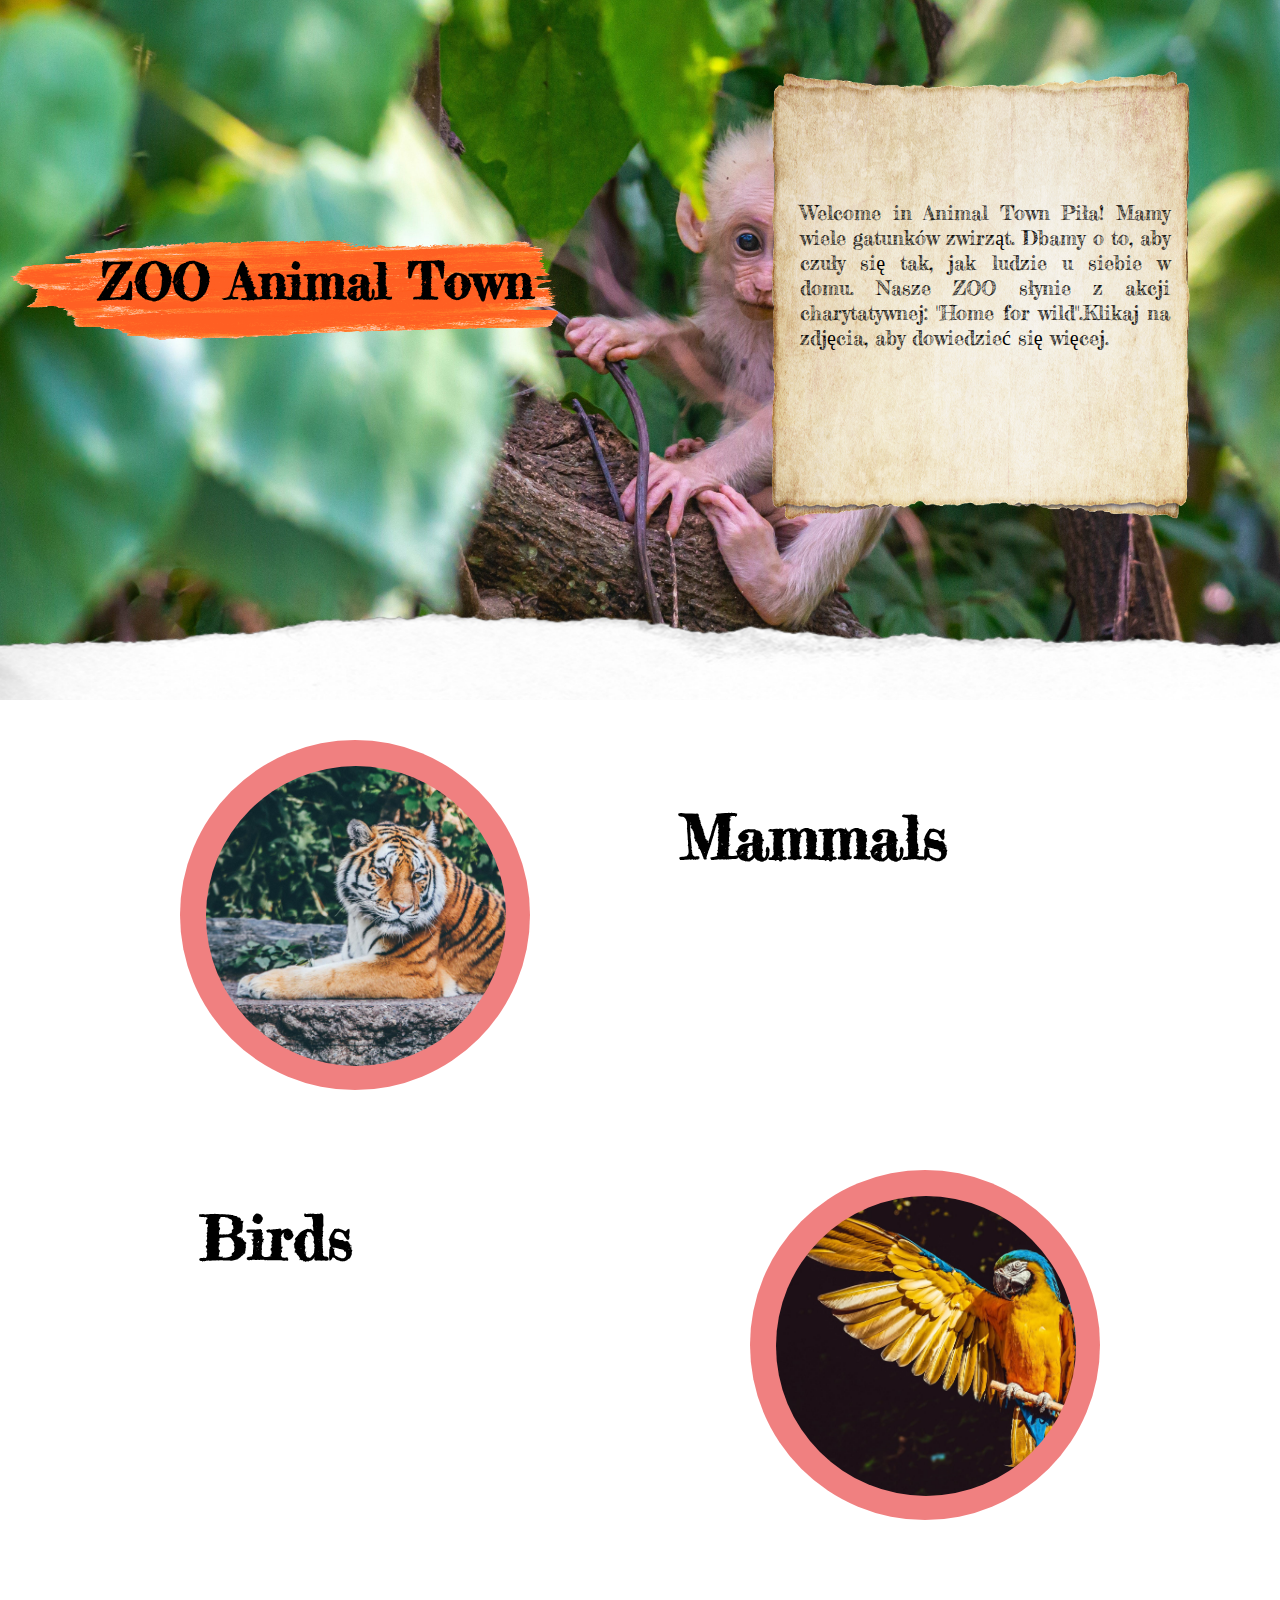
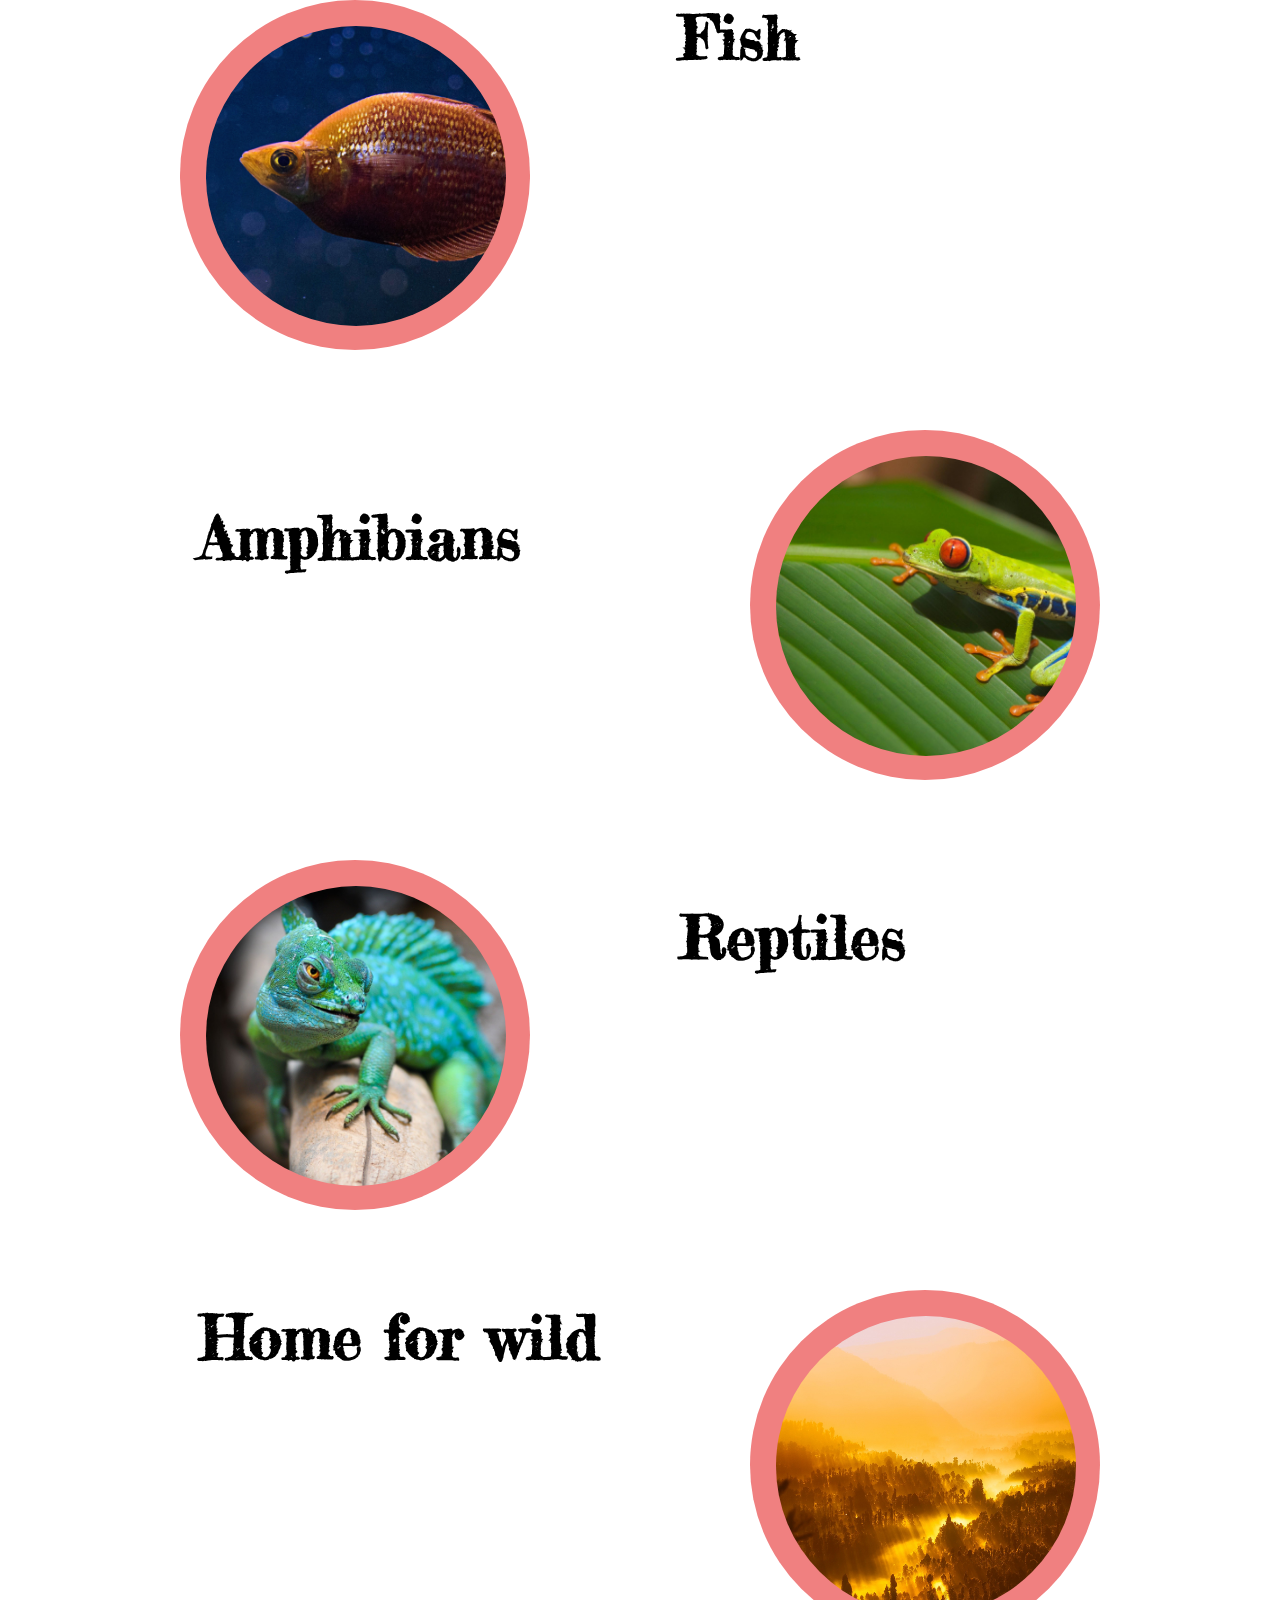
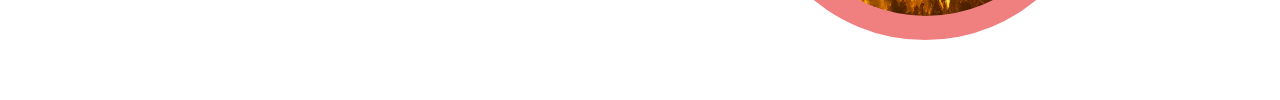
<file: AnimalTown/index.html>
<!DOCTYPE html>
<html lang="en">
<head>
    <meta charset="UTF-8">
    <meta http-equiv="X-UA-Compatible" content="IE=edge">
    <meta name="viewport" content="width=device-width, initial-scale=1.0">
    <link href="https://fonts.googleapis.com/css2?family=Fredericka+the+Great&family=Macondo&family=Marck+Script&family=Pacifico&family=Reenie+Beanie&display=swap" rel="stylesheet">
    <link rel="stylesheet" href=" style.css">
    <title>Animal Town</title>
</head>
<body>

    <header id="header">
        <img id="orange_paint" src="Grafika/orange_paint.png" alt="">
        <h1 id="h1">ZOO Animal Town</h1>
        <img id="opis" src="Grafika/opis.png" alt="">
        <p id="p">
           Welcome in Animal Town Piła! 
           Mamy wiele gatunków zwirząt. Dbamy o to, aby czuły się tak, jak ludzie u siebie w domu.
           Nasze ZOO słynie z akcji charytatywnej: "Home for wild".Klikaj na zdjęcia, aby dowiedzieć się więcej.
        </p>
    </header>
    
    <section id="section_mammals"><div id="mammals_animation"><a href="mammals.html"><section id="mammals"></section></a></div>
        <div id="opis_mammals"><h1>Mammals</h1></div>
    </section>

    <section id="section_birds"><div id="birds_animation"><a href="birds.html"><section id="birds"></section></a></div>
        <div id="opis_birds"><h1>Birds</h1></div>
    </section>

    <section id="section_fish"><div id="fish_animation"><a href="fish.html"><section id="fish"></section></a></div>
        <div id="opis_fish"><h1>Fish</h1></div>
    </section>

    <section id="section_amphibians"><div id="amphibians_animation"><a href="amphibians.html"><section id="amphibians"></section></a></div>
        <div id="opis_amphibians"><h1>Amphibians</h1></div>
    </section>

    <section id="section_reptiles"><div id="reptiles_animation"><a href="reptiles.html"><section id="reptiles"></section></a></div>
        <div id="opis_reptiles"><h1>Reptiles</h1></div>
    </section>

    <section id="section_charity"><div id="charity_animation"><a href="charity.html"><section id="charity"></section></a></div>
        <div id="opis_charity"><h1>Home for wild</h1></div>
    </section>
</body>
</html>
</file>
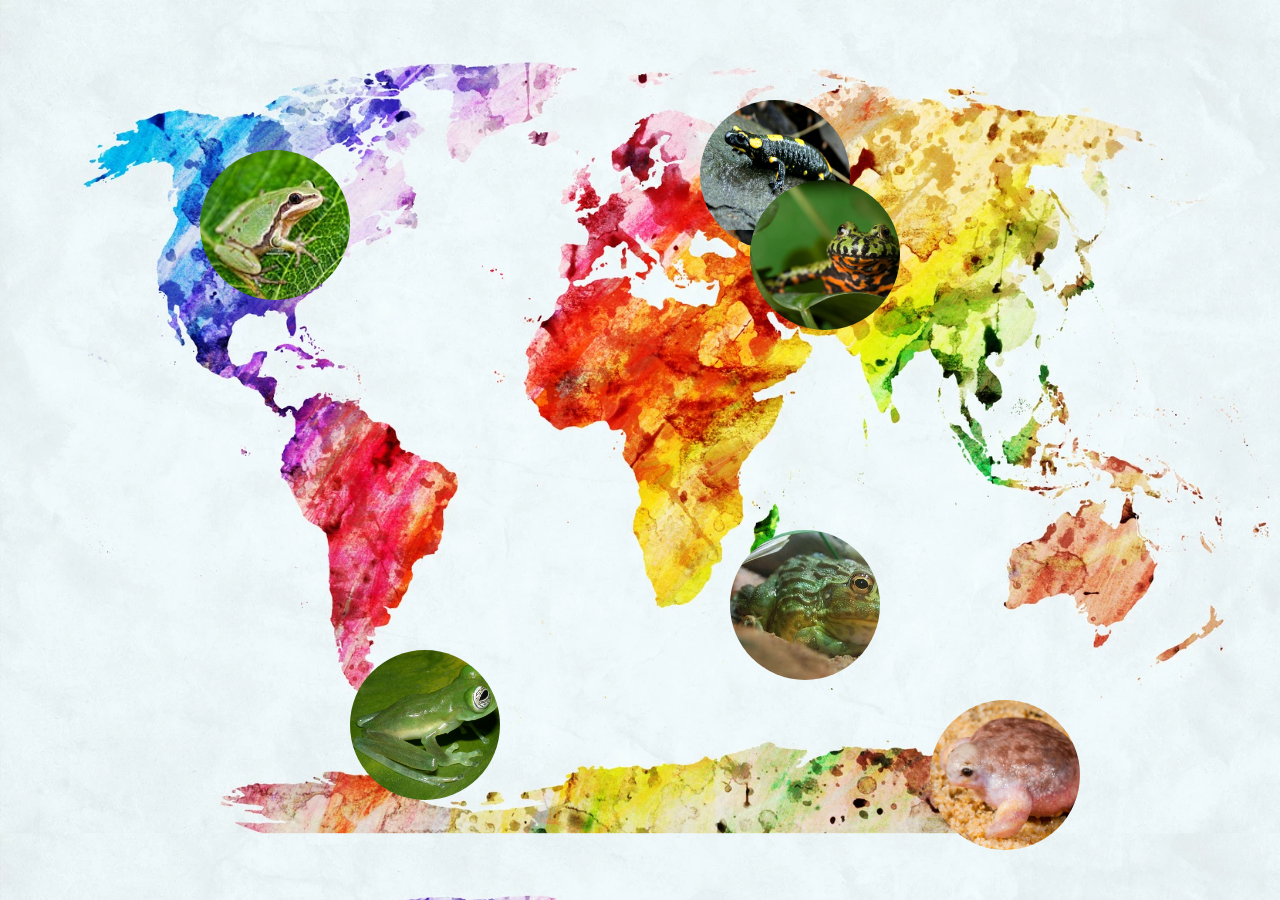
<file: AnimalTown/amphibians.html>
<!DOCTYPE html>
<html lang="en">
<head>
    <meta charset="UTF-8">
    <meta http-equiv="X-UA-Compatible" content="IE=edge">
    <meta name="viewport" content="width=device-width, initial-scale=1.0">
    <script src="https://ajax.googleapis.com/ajax/libs/jquery/3.6.0/jquery.min.js"></script>
    <link rel="stylesheet" href="style_amphibians.css">
    <title>Amphibians</title>
    <script>
        $(document).ready(function(){
            $("#salamandra").click(function(){
                $("#panel_salamandra").slideToggle("slow");
            });
        });

        $(document).ready(function(){
            $("#kumak").click(function(){
                $("#panel_kumak").slideToggle("slow");
            });
        });

        $(document).ready(function(){
            $("#buczek").click(function(){
                $("#panel_buczek").slideToggle("slow");
            });
        });

        $(document).ready(function(){
            $("#zabka").click(function(){
                $("#panel_zabka").slideToggle("slow");
            });
        });

        $(document).ready(function(){
            $("#zolwinka").click(function(){
                $("#panel_zolwinka").slideToggle("slow");
            });
        });

        $(document).ready(function(){
            $("#chorzystka").click(function(){
                $("#panel_chorzystka").slideToggle("slow");
            });
        });
    </script>
</head>
<body>
    <section id="salamandra"></section>
    <section id="panel_salamandra">
        Salamandra plamista to największy europejski przedstawiciel płazów ogoniastych.
        Pomiędzy bruzdami, na środku grzbietu ma dwa rzędy ujść gruczołów jadowych.
        Wilgotna i błyszcząca skóra salamandry plamistej ubarwiona jest jaskrawo.
    </section>

    <section id="kumak"></section>
    <section id="panel_kumak">
        Skóra kumaka dalekowschodniego jest guzkowata, zwłaszcza na grzbietowej stronie ciała.
        Drugą ich cechą charakterystyczną jest to, że są dość ostre, w dotyku porównywalne do igieł.
        Płaz ten prowadzi wodny tryb życia.
    </section>

    <section id="buczek"></section>
    <section id="panel_buczek">
        Buczek południowoafrykański jest żarłocznym mięsożercą.
        Naturalne siedlisko tego zwierzęcia tworzą suche i wilgotne sawanny.
        To duży płaz bezogonowy.
    </section>

    <section id="zabka"></section>
    <section id="panel_zabka">
        Szklana żabka to gatunek małego płaza z rzędu płazów bezogonowych.
        Wielkość tego płaza dochodzi do 3 cm. 
        Gatunek ten charakteryzuje się rzadką cechą przezroczystości tkanki mięśniowej oraz skóry.
    </section>

    <section id="zolwinka"></section>
    <section id="panel_zolwinka">
        Żółwinka podziemna ma nietypowy wygląd – głowa jest bardzo mała, a ciało przypomina żółwia bez skorupy.
        Dorasta do 5 cm długości.
        Występuje na obszarach charakteryzujących się małym stopniem ingerencji ludzkiej.
    </section>

    <section id="chorzystka"></section>
    <section id="panel_chorzystka">
        Chórzystka trójpasiasta żywi się wszelkimi insektami.
        Charakterystyczne pasy – biały nad górną wargą i brązowy biegnący od oka do nozdrza.
        Chórzystki trójpasiaste mogą żyć do 5 lat.
    </section>
</body>
</html>
</file>
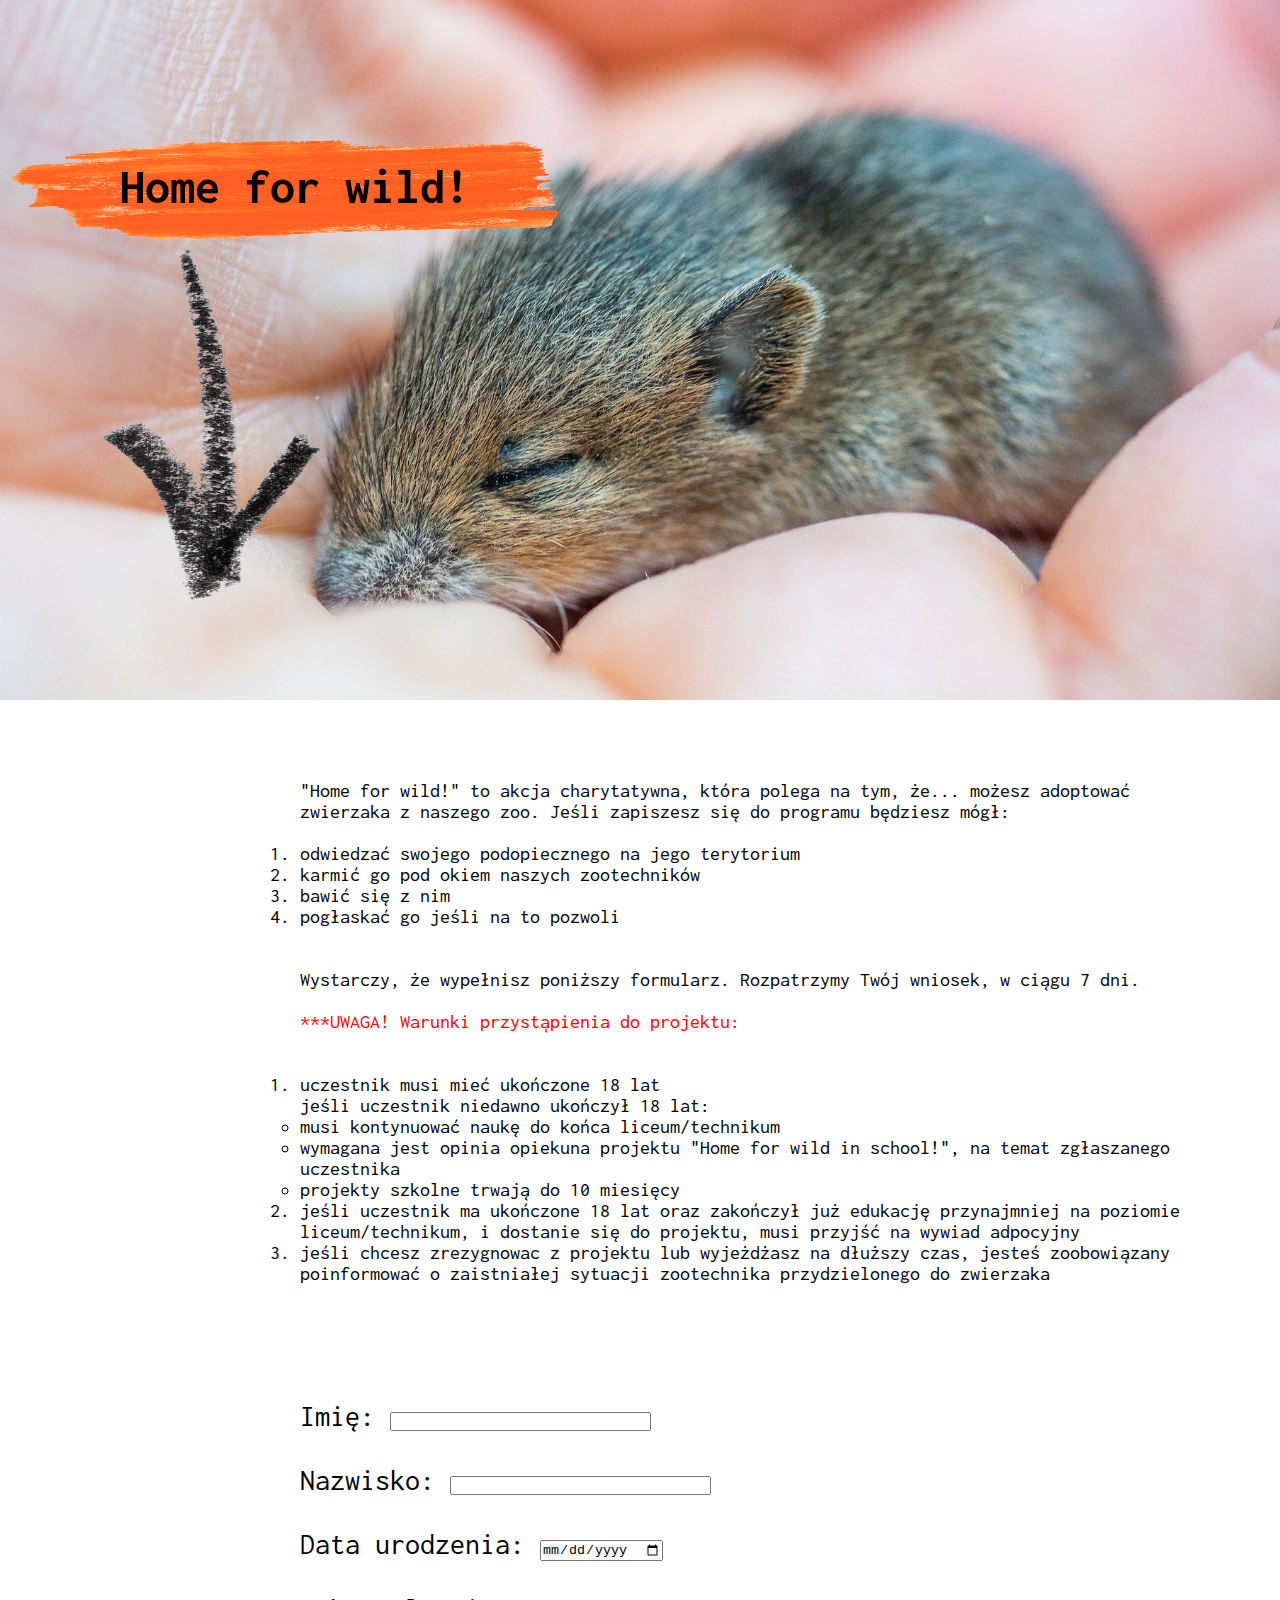
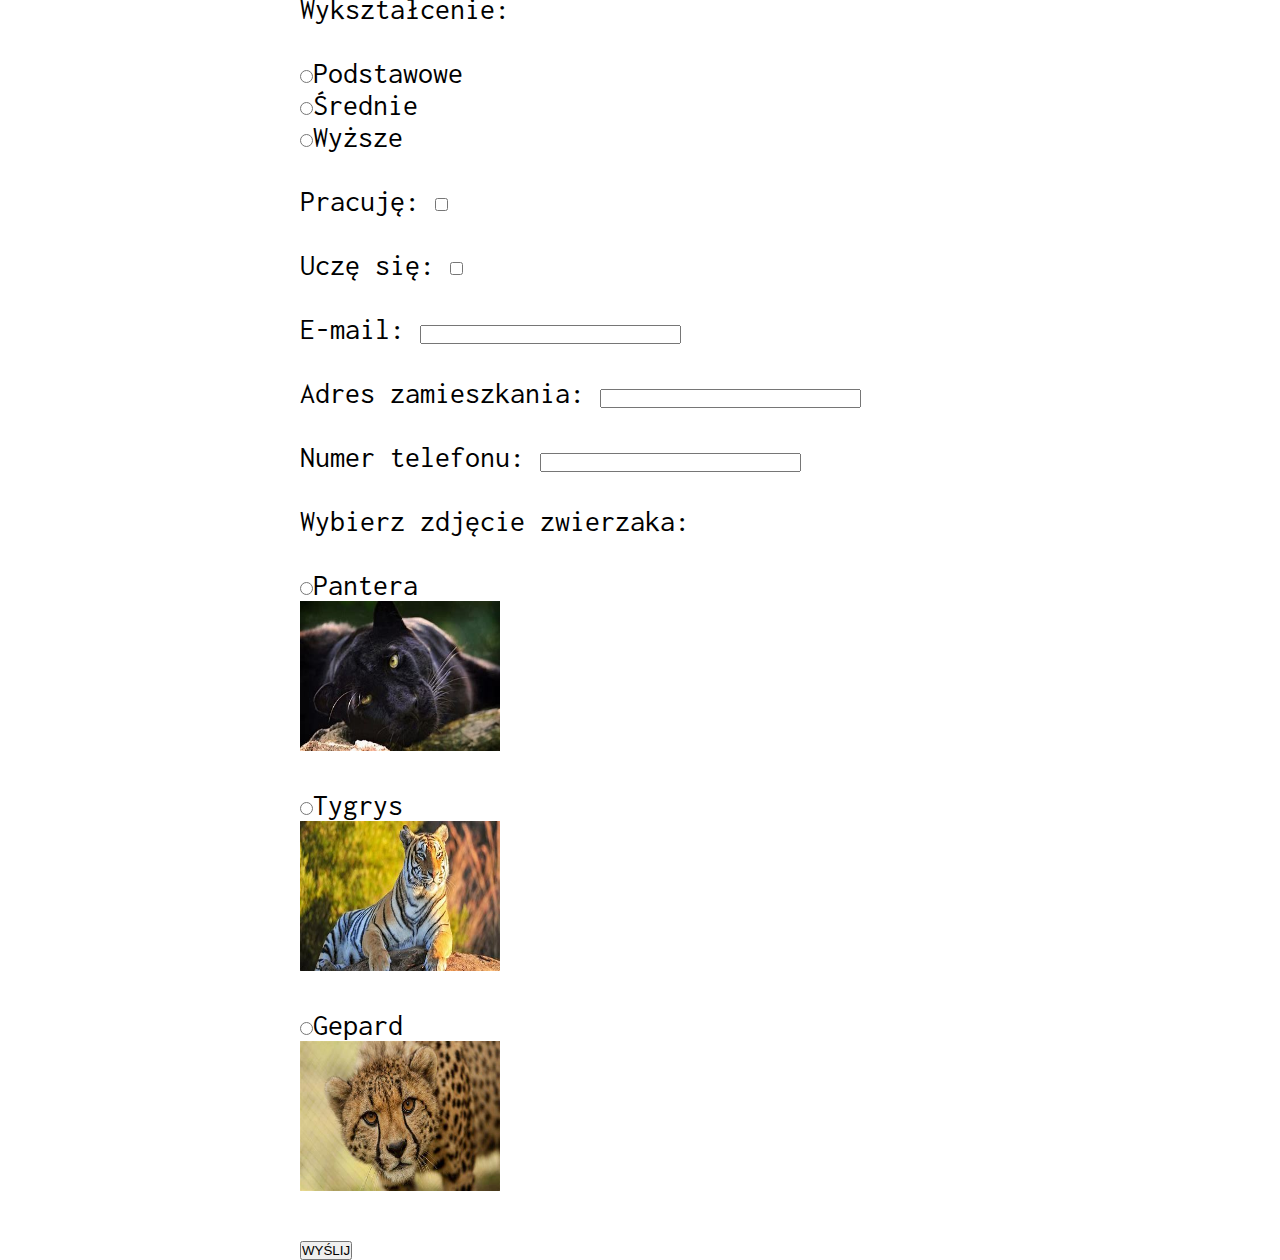
<file: AnimalTown/charity.html>
<!DOCTYPE html>
<html lang="en">
<head>
    <meta charset="UTF-8">
    <meta http-equiv="X-UA-Compatible" content="IE=edge">
    <meta name="viewport" content="width=device-width, initial-scale=1.0">
    <link href='https://fonts.googleapis.com/css?family=Inconsolata:400,700&subset=latin,latin-ext' rel='stylesheet' type='text/css'>
    <link rel="stylesheet" href="style_charity.css">
    <title>Home for wild!</title>
</head>
<body>
    <header id="header">
        <img id="orange_paint" src="Grafika/orange_paint.png" alt="">
        <h1 id="h1">Home for wild!</h1>
        <img id="arrow" src="Grafika/arrow.png" alt="arrow">
    </header>

    <section id="opis">
        <p>"Home for wild!" to akcja charytatywna, która polega
            na tym, że... możesz adoptować zwierzaka z naszego zoo.
            Jeśli zapiszesz się do programu będziesz mógł: <br><br>
            <ol>
                <li>odwiedzać swojego podopiecznego na jego terytorium</li>
                <li>karmić go pod okiem naszych zootechników</li>
                <li>bawić się z nim</li>
                <li>pogłaskać go jeśli na to pozwoli</li>
            </ol>
            <br><br>
            Wystarczy, że wypełnisz poniższy formularz.
            Rozpatrzymy Twój wniosek, w ciągu 7 dni. 
            <br><br>
            <p id="warning">***UWAGA! Warunki przystąpienia do projektu:</p>
            <br><br>
            <ol>
                <li>uczestnik musi mieć ukończone 18 lat</li>
                <ul>jeśli uczestnik niedawno ukończył 18 lat:
                    <li>musi kontynuować naukę do końca liceum/technikum</li>
                    <li>wymagana jest opinia opiekuna projektu "Home for wild in school!", na temat zgłaszanego uczestnika</li>
                    <li>projekty szkolne trwają do 10 miesięcy</li>
                </ul>
                <li>jeśli uczestnik ma ukończone 18 lat oraz zakończył już edukację przynajmniej na poziomie liceum/technikum,
                    i dostanie się do projektu, musi przyjść na wywiad adpocyjny
                </li>
                <li>jeśli chcesz zrezygnowac z projektu lub wyjeżdżasz na dłuższy czas, jesteś zoobowiązany
                    poinformować o zaistniałej sytuacji zootechnika przydzielonego do zwierzaka
                </li>
            </ol>
        </p>
    </section>

    <br><br>

    <section id="section_formularz">
        <form action="mailto: animaltownpila@gmail.com" method="post">
           Imię: <input type="text" name="imie" value="" size="30"><br><br>
           Nazwisko: <input type="text" name="imie" value="" size="30"><br><br>
           Data urodzenia: <input type="date" name="data" id=""><br><br>
           Wykształcenie: <br><br><label><input type="radio" name="wyksztalcenie" value="Podstawowe" id="">Podstawowe</label><br>
                          <label><input type="radio" name="wyksztalcenie" value="Srednie" id="">Średnie</label><br>
                          <label><input type="radio" name="wyksztalcenie" value="Wyzsze" id="">Wyższe</label><br><br>
            <label>Pracuję: <input type="checkbox" name="praca" id=""></label><br><br>
            <label>Uczę się: <input type="checkbox" name="nauka" id=""></label><br><br>
            E-mail: <input type="email" name="adrE" id="" size="30"><br><br>
            Adres zamieszkania: <input type="text" name="adrZ" id="" size="30"><br><br>
            Numer telefonu: <input type="tel" name="telefon" id="" size="30"><br><br>
            Wybierz zdjęcie zwierzaka: <br><br>
            <label><input type="radio" name="animal" value="pantera" id="">Pantera<br><img id="pantera" src="Grafika/pantera.jpg" alt="pantera"></label><br><br>
                    <label><input type="radio" name="animal" value="tygrys" id="">Tygrys<br><img id="tygrys" src="Grafika/tygrys.jpg" alt="tygrys"></label><br><br>
                    <label><input type="radio" name="animal" value="gepard" id="">Gepard<br><img id="gepard" src="Grafika/gepard.jpg" alt="gepard"></label><br><br>

            <input type="submit" value="WYŚLIJ">
        </form>
    </section>
</body>
</html>
</file>
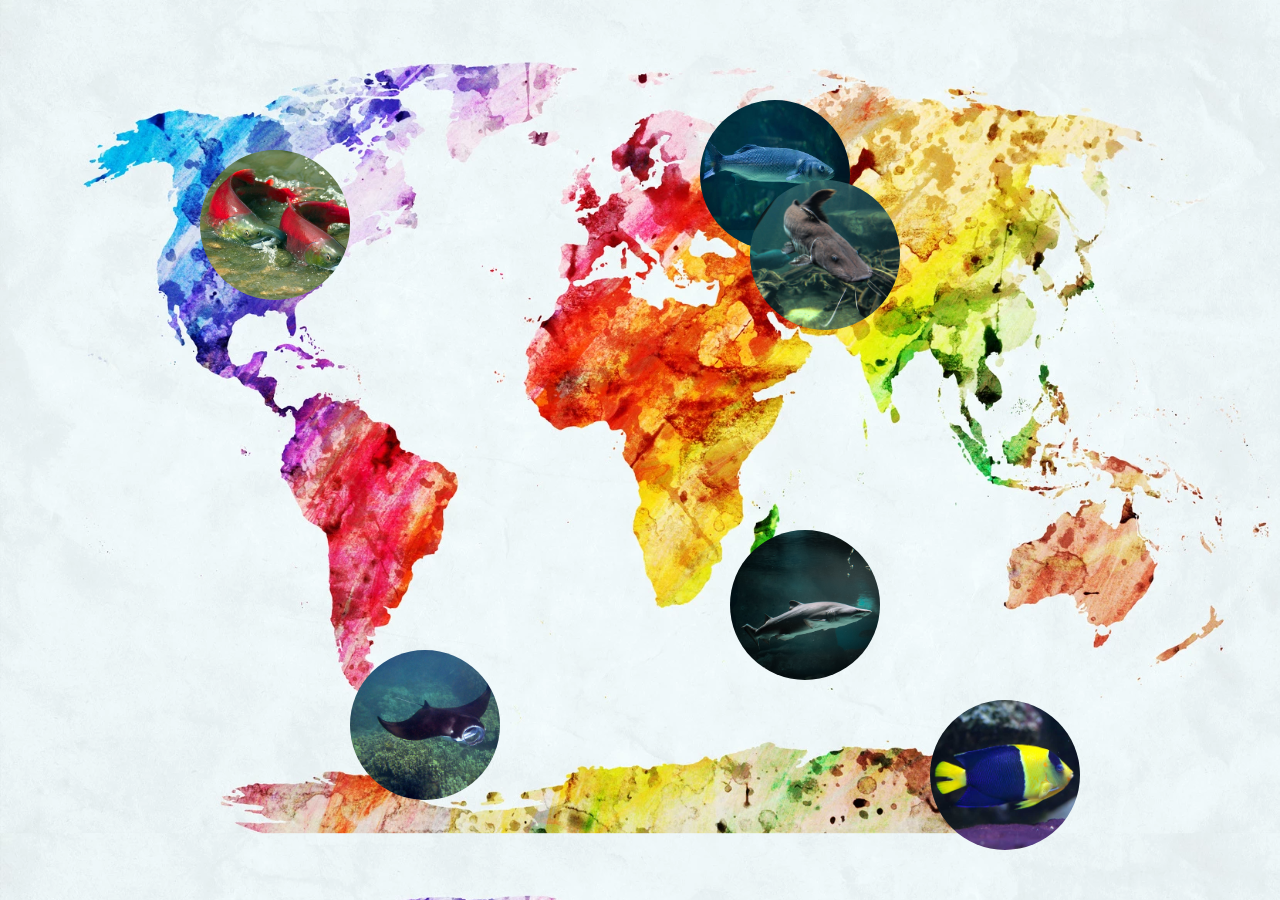
<file: AnimalTown/fish.html>
<!DOCTYPE html>
<html lang="en">
<head>
    <meta charset="UTF-8">
    <meta http-equiv="X-UA-Compatible" content="IE=edge">
    <meta name="viewport" content="width=device-width, initial-scale=1.0">
    <script src="https://ajax.googleapis.com/ajax/libs/jquery/3.6.0/jquery.min.js"></script>
    <link rel="stylesheet" href="style_fish.css">
    <title>Fish</title>
    <script>
        $(document).ready(function(){
            $("#labraks").click(function(){
                $("#panel_labraks").slideToggle("slow");
            });
        });

        $(document).ready(function(){
            $("#sum").click(function(){
                $("#panel_sum").slideToggle("slow");
            });
        });

        $(document).ready(function(){
            $("#shark").click(function(){
                $("#panel_shark").slideToggle("slow");
            });
        });

        $(document).ready(function(){
            $("#manta").click(function(){
                $("#panel_manta").slideToggle("slow");
            });
        });

        $(document).ready(function(){
            $("#cherubinek").click(function(){
                $("#panel_cherubinek").slideToggle("slow");
            });
        });

        $(document).ready(function(){
            $("#salmon").click(function(){
                $("#panel_salmon").slideToggle("slow");
            });
        });
    </script>
</head>
<body>
    <section id="labraks"></section>
    <section id="panel_labraks">
        Labraksy są drapieżnikami, polują nocą na mięczaki, skorupiaki oraz ryby.
        Hodowle prowadzone w otwartych sadzach mają wiele negatywnych skutków środowiskowych i 
        negatywny wpływ na dziko żyjące ryby.
    </section>

    <section id="sum"></section>
    <section id="panel_sum">
        Głównym siedliskiem sumów są przede wszystkim wolno płynące rzeki. 
        Ryby te najczęściej przebywają w głębokich jamach i wykrotach.
        Zdarzają się osobniki albinotyczne o całkowicie jasnym ubarwieniu i czerwonych oczach.
    </section>

    <section id="shark"></section>
    <section id="panel_shark">
        Pływają w słonych wodach, głównie w ciepłych akwenach.
        Najmniejsze osobniki osiągają zaledwie 15 cm, podczas gdy największe rekiny mają ok. 20 m.
        Rekin wyczuwa jedną cześć krwi w 500 częściach wody.
    </section>

    <section id="manta"></section>
    <section id="panel_manta">
        Osiąga długość 3–5 m, rozpiętość płetw 7 m,  i masę ciała 2 ton.
        Ma krótki, biczowaty ogon bez kolca.
        Manty są najczęściej spotykane samotnie lub w parach, rzadziej w małym stadzie.
    </section>

    <section id="cherubinek"></section>
    <section id="panel_cherubinek">
        Ma piękne, wyraziste i kontrastowe ubarwienie ciała. Głowa i dalej ciało do mniej więcej 
        jednej trzeciej długości żółte, następnie ciemnoniebieskie. Ogon żółty. Nad okiem niebieskawa plama. 
        Na głowie widoczne także delikatne, pomarańczowe plamy.
    </section>

    <section id="salmon"></section>
    <section id="panel_salmon">
        Spędzają większość dorosłego życia w morzu, a następnie migrują w górę rzek na tarło. 
        Podczas długich i niebezpiecznych migracji, płyną do 100 km dziennie.
        Wiele osobników ginie po odbyciu tarła.
    </section>
</body>
</html>
</file>
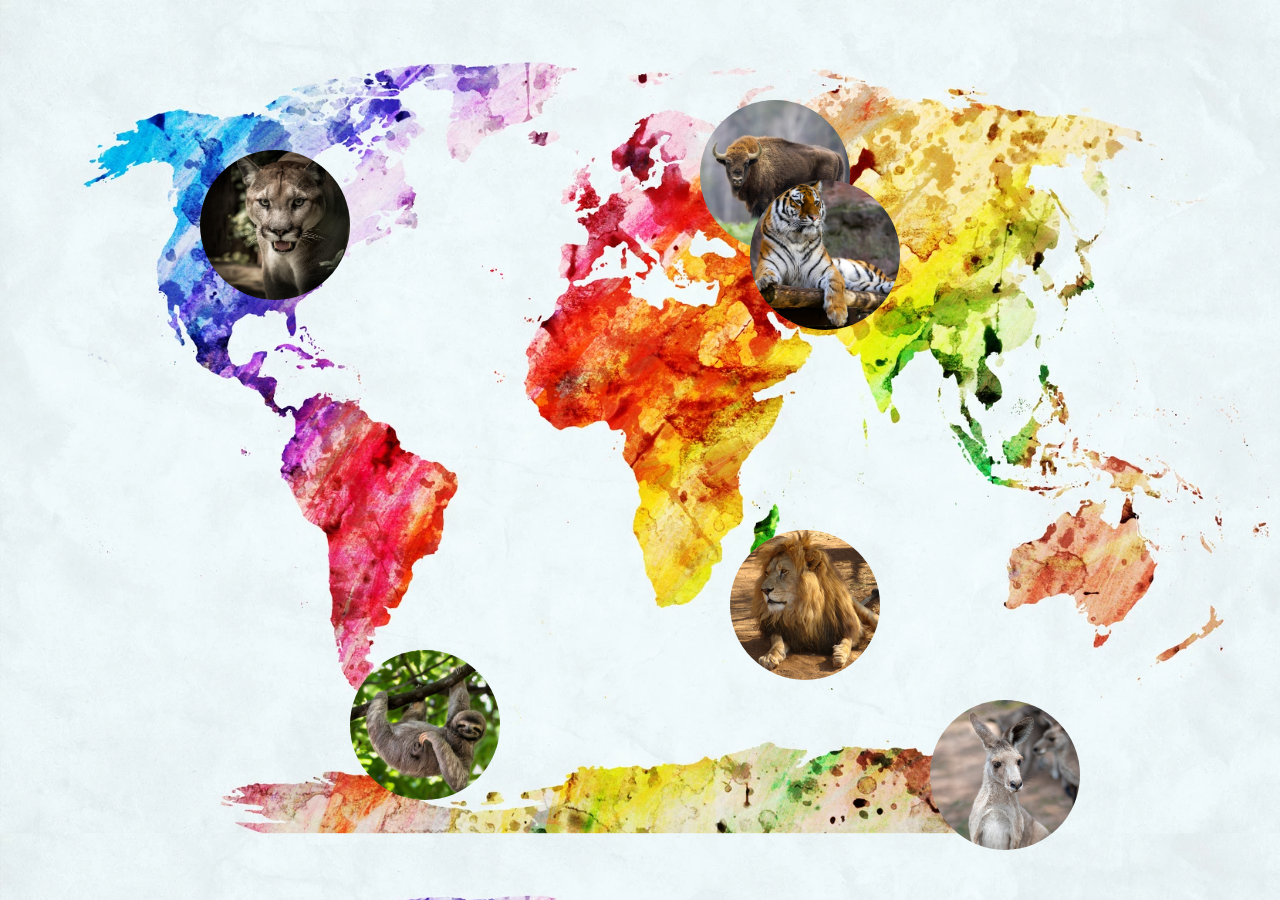
<file: AnimalTown/mammals.html>
<!DOCTYPE html>
<html lang="en">
<head>
    <meta charset="UTF-8">
    <meta http-equiv="X-UA-Compatible" content="IE=edge">
    <meta name="viewport" content="width=device-width, initial-scale=1.0">
    <script src="https://ajax.googleapis.com/ajax/libs/jquery/3.6.0/jquery.min.js"></script>
    <link rel="stylesheet" href="style_mammals.css">
    <title>Mammals</title>
    <script>
        $(document).ready(function(){
            $("#wisent").click(function(){
                $("#panel_wisent").slideToggle("slow");
            });
        });

        $(document).ready(function(){
            $("#tiger").click(function(){
                $("#panel_tiger").slideToggle("slow");
            });
        });

        $(document).ready(function(){
            $("#lion").click(function(){
                $("#panel_lion").slideToggle("slow");
            });
        });

        $(document).ready(function(){
            $("#sloth").click(function(){
                $("#panel_sloth").slideToggle("slow");
            });
        });

        $(document).ready(function(){
            $("#kangaroo").click(function(){
                $("#panel_kangaroo").slideToggle("slow");
            });
        });

        $(document).ready(function(){
            $("#puma").click(function(){
                $("#panel_puma").slideToggle("slow");
            });
        });
    </script>
</head>
<body>
    <section id="wisent"></section>
    <section id="panel_wisent">
        Żubr najchętniej zamieszkuje lasy mieszane. Latem wybiera okolice wilgotne, 
        nawet w pobliżu bagien. Zimą woli tereny wyżej położone, suche. 
        Żyje w stadach, najczęściej złożonych z kilku osobników
    </section>

    <section id="tiger"></section>
    <section id="panel_tiger">
        Tygrys to największy przedstawiciel rodziny kotowatych. 
        Dzięki charakterystycznej pręgowanej sierści i wyraźnemu wzorowi na pysku – 
        tygrys jest jednym z najbardziej znanych zwierząt na świecie.
    </section>

    <section id="lion"></section>
    <section id="panel_lion">
        Lwy w Afryce na północ od Sahary zostały już całkowicie wytępione, podobnie na południu kontynentu. 
        Można je spotkać przede wszystkim na sawannach, stepach, niekiedy też na pobrzeżach pustyń oraz w górskich 
        rzadkich lasach równikowej części Afryki.
    </section>

    <section id="sloth"></section>
    <section id="panel_sloth">
        Większość swojego życia leniwce spędzają, zwieszając się z gałęzi.
        To pozycja tak naturalna dla leniwców, że aż ich organy wewnętrzne są ułożone inaczej, 
        niż u innych ssaków. Wszystko po to, żeby organizm leniwców działał jak należy.
    </section>

    <section id="kangaroo"></section>
    <section id="panel_kangaroo">
        Większość kangurów wiedzie nocny tryb życia, ale niektóre gatunki wykazują dobową 
        aktywność późnym popołudniem i wczesnym rankiem. 
        Kangury są roślinożercami przystosowanymi do przeżuwania pożywienia.
    </section>

    <section id="puma"></section>
    <section id="panel_puma">
        Puma to największy północnoamerykański kot. Najchętniej zasiedla okolice górzyste, pokryte lasem, 
        ale występuje także na stepach i pustyniach.
        Puma zaczyna aktywne życie po zmroku. Dzień przesypia w ukryciu.
    </section>
</body>
</html>
</file>
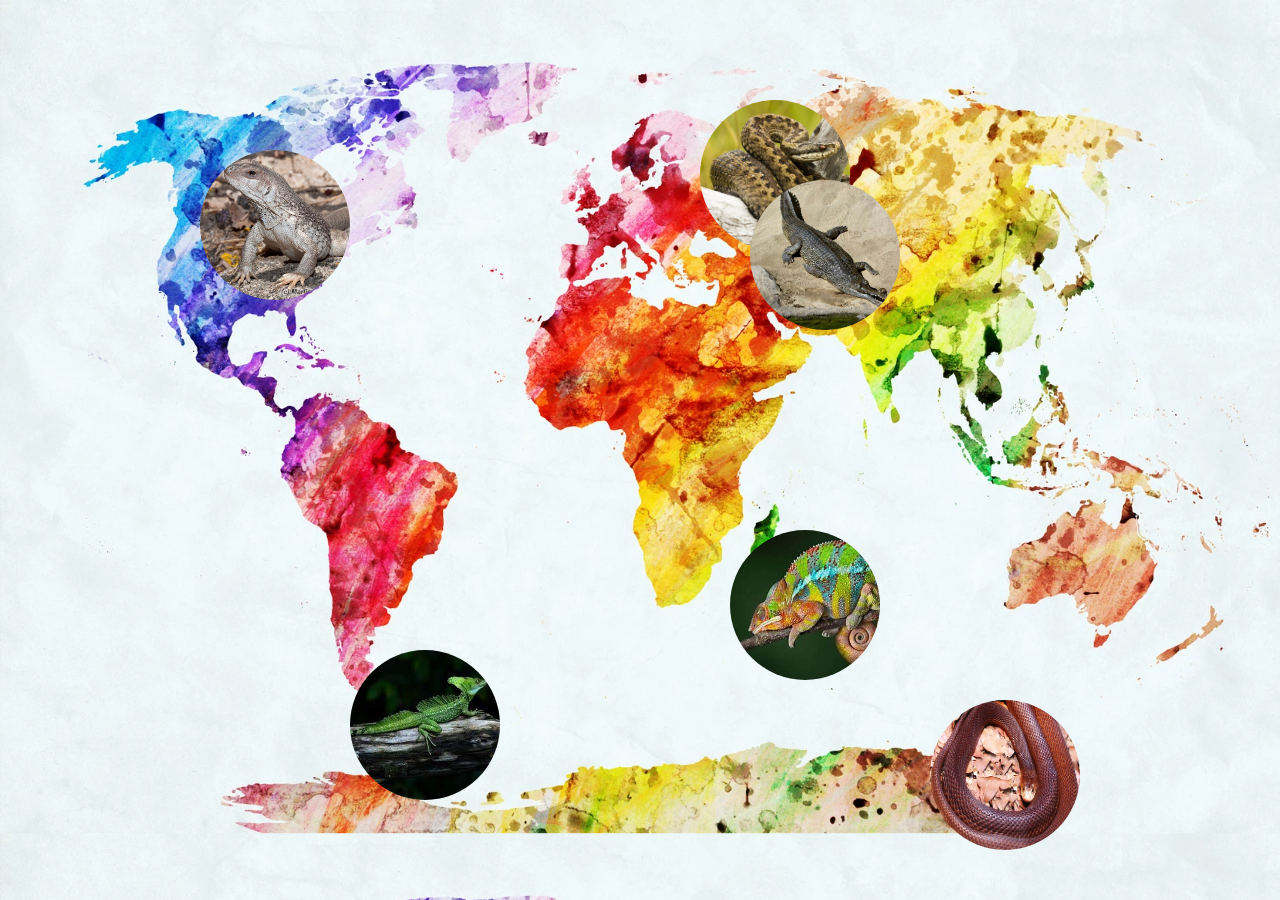
<file: AnimalTown/reptiles.html>
<!DOCTYPE html>
<html lang="en">
<head>
    <meta charset="UTF-8">
    <meta http-equiv="X-UA-Compatible" content="IE=edge">
    <meta name="viewport" content="width=device-width, initial-scale=1.0">
    <script src="https://ajax.googleapis.com/ajax/libs/jquery/3.6.0/jquery.min.js"></script>
    <link rel="stylesheet" href="style_reptiles.css">
    <title>Reptiles</title>
    <script>
        $(document).ready(function(){
            $("#zygzakowata").click(function(){
                $("#panel_zygzakowata").slideToggle("slow");
            });
        });

        $(document).ready(function(){
            $("#gawial").click(function(){
                $("#panel_gawial").slideToggle("slow");
            });
        });

        $(document).ready(function(){
            $("#kameleon").click(function(){
                $("#panel_kameleon").slideToggle("slow");
            });
        });

        $(document).ready(function(){
            $("#bazyliszek").click(function(){
                $("#panel_bazyliszek").slideToggle("slow");
            });
        });

        $(document).ready(function(){
            $("#tajpan").click(function(){
                $("#panel_tajpan").slideToggle("slow");
            });
        });

        $(document).ready(function(){
            $("#pustyniogwan").click(function(){
                $("#panel_pustyniogwan").slideToggle("slow");
            });
        });
    </script>
</head>
<body>
    <section id="zygzakowata"></section>
    <section id="panel_zygzakowata">
        Żmija zygzakowata jest gatunkiem jadowitego węża.
        Głównym pokarmem żmij są małe ssaki owadożerne i gryzonie.
        Podlega w Polsce częściowej ochronie gatunkowej.
    </section>

    <section id="gawial"></section>
    <section id="panel_gawial">
        Gawial gangesowy osiąga do 7 m długości i do 1000 kg masy ciała.
        Zamieszkuje przede wszystkim duże rzeki.
        Żywi się głównie rybami, a także ptakami, małymi ssakami oraz padliną.
    </section>

    <section id="kameleon"></section>
    <section id="panel_kameleon">
        Kameleon lamparci to bardzo bogato ubarwiona jaszczurka średniej wielkości.
        Żyje głównie na drzewach i krzewach, w czym pomocny jest dla niego długi chwytny ogon, 
        oraz łapy z przeciwstawnymi palcami. Samiec ma zdecydowanie bardziej intensywne kolory, z kolei samica jest często szara.
    </section>

    <section id="bazyliszek"></section>
    <section id="panel_bazyliszek">
        Bazyliszek płatkogłowy zamieszkuje wilgotne lasy, głównie wzdłuż strumieni.
        Prowadzi nadrzewny i dzienny tryb życia.
        Ciekawym przystosowaniem jest umiejętność biegu po wodzie.
    </section>

    <section id="tajpan"></section>
    <section id="panel_tajpan">
        Tajpan australijski dobrze przystosowuje się do różnorodnych środowisk.
        Prowadzi dzienny tryb życia, jednak w okresie upałów jest aktywny również w nocy.
        Jego jad jest bardzo silny i niebezpieczny dla człowieka.
    </section>

    <section id="pustyniogwan"></section>
    <section id="panel_pustyniogwan">
        Pustyniogwany są głównie zwierzętami roślinożernymi, żywią się pąkami, owocami i liśćmi wielu roślin.
        Wytrzymują wysokie temperatury, dlatego wychodzą na powierzchnię.
        Często w celach obronnych wspinają się na krzewy.
    </section>
</body>
</html>
</file>
<file: AnimalTown/style.css>
* {
    margin: 0px;
    padding: 0px;
}

body {
    background-color: white;
    font-size: 30px;
    font-family: 'Fredericka the Great', cursive;
}

#orange_paint {
    position: absolute;
    top: 230px;
    margin: 10px;
    width: 550px;
    height: 100px;
}

#naglowek {
    position: absolute;
    top: 255px;
    right: 100px;
    font-size: 30px;
}

#charity {
    position: absolute;
    top: 230px;
    right: 70px;
    width: 500px;
    height: 100px;
}

#header {
    background-image: url("Grafika/start_monkey.jpg");
    background-size: cover;
    margin: 0px;
    padding: 0px;
    width: auto;
    height: 700px;
}

#h1 {
    position: absolute;
    top: 250px;
    left: 100px;
    font-size: 50px;
}

#section_mammals {
    /* border: solid 4px black; */
    height: 430px;
}

#section_birds {
    /* border: solid 4px black; */
    height: 430px;
}

#section_fish {
    /* border: solid 4px black; */
    height: 430px;
}

#section_amphibians {
    /* border: solid 4px black; */
    height: 430px;
}

#section_reptiles {
    /* border: solid 4px black; */
    height: 430px;
}

#section_charity {
    /* border: solid 4px black; */
    height: 430px;
}

#mammals {
    width: 300px;
    height: 300px;
    border-radius: 50%;
    position: absolute;
    top: 26px;
    left: 26px;
    float: left;
    background-image: url("Grafika/icon_mammals.jpg");
    background-size: cover;
}

#mammals_animation {
    width: 350px;
    height: 350px;
    border-radius: 50%;
    position: relative;
    top: 40px;
    left: 180px;
    background-color: lightcoral;
    animation-name: mammals_ani;
    animation-duration: 4s;
    animation-iteration-count: infinite;
}

#opis_mammals {
    position: absolute;
    top: 800px;
    right: 200px;
    width: 400px;
    height: 400px;
}

@keyframes mammals_ani {
    0% {background-color: #D3D3D3}
    25% {background-color: #B0C4DE}
    50% {background-color: #C0C0C0}
    75% {background-color: #808080}
    100% {background-color: #DCDCDC}
}

#birds {
    width: 300px;
    height: 300px;
    border-radius: 50%;
    position: absolute;
    top: 26px;
    left: 26px;
    float: right;
    background-image: url("Grafika/icon_birds.jpg");
    background-size: cover;
}

#birds_animation {
    width: 350px;
    height: 350px;
    border-radius: 50%;
    position: relative;
    top: 40px;
    right: 180px;
    float: right;
    background-color: lightcoral;
    animation-name: birds_ani;
    animation-duration: 4s;
    animation-iteration-count: infinite;
}

#opis_birds {
    position: absolute;
    top: 1200px;
    left: 200px;
    width: 400px;
    height: 400px;
}

@keyframes birds_ani {
    0% {background-color: #D3D3D3}
    25% {background-color: #B0C4DE}
    50% {background-color: #C0C0C0}
    75% {background-color: #808080}
    100% {background-color: #DCDCDC}
}

#fish {
    width: 300px;
    height: 300px;
    border-radius: 50%;
    position: absolute;
    top: 26px;
    left: 26px;
    float: left;
    background-image: url("Grafika/icon_fish.jpg");
    background-size: cover;
}

#fish_animation {
    width: 350px;
    height: 350px;
    border-radius: 50%;
    position: relative;
    top: 40px;
    left: 180px;
    float: left;
    background-color: lightcoral;
    animation-name: fish_ani;
    animation-duration: 4s;
    animation-iteration-count: infinite;
}

#opis_fish {
    position: absolute;
    top: 1600px;
    right: 200px;
    width: 400px;
    height: 400px;
}

@keyframes fish_ani {
    0% {background-color: #D3D3D3}
    25% {background-color: #B0C4DE}
    50% {background-color: #C0C0C0}
    75% {background-color: #808080}
    100% {background-color: #DCDCDC}
}

#amphibians {
    width: 300px;
    height: 300px;
    border-radius: 50%;
    position: absolute;
    top: 26px;
    left: 26px;
    float: right;
    background-image: url("Grafika/icon_amphibians.jpg");
    background-size: cover;
}

#amphibians_animation {
    width: 350px;
    height: 350px;
    border-radius: 50%;
    position: relative;
    top: 40px;
    right: 180px;
    float: right;
    background-color: lightcoral;
    animation-name: amphibians_ani;
    animation-duration: 4s;
    animation-iteration-count: infinite;
}

#opis_amphibians {
    position: absolute;
    top: 2100px;
    left: 200px;
    width: 400px;
    height: 400px;
}

@keyframes amphibians_ani {
    0% {background-color: #D3D3D3}
    25% {background-color: #B0C4DE}
    50% {background-color: #C0C0C0}
    75% {background-color: #808080}
    100% {background-color: #DCDCDC}
}

#reptiles {
    width: 300px;
    height: 300px;
    border-radius: 50%;
    position: absolute;
    top: 26px;
    left: 26px;
    float: left;
    background-image: url("Grafika/icon_reptiles.jpg");
    background-size: cover;
}

#reptiles_animation {
    width: 350px;
    height: 350px;
    border-radius: 50%;
    position: relative;
    top: 40px;
    left: 180px;
    float: left;
    background-color: lightcoral;
    animation-name: reptiles_ani;
    animation-duration: 4s;
    animation-iteration-count: infinite;
}

#opis_reptiles {
    position: absolute;
    top: 2500px;
    right: 200px;
    width: 400px;
    height: 400px;
}

@keyframes reptiles_ani {
    0% {background-color: #D3D3D3}
    25% {background-color: #B0C4DE}
    50% {background-color: #C0C0C0}
    75% {background-color: #808080}
    100% {background-color: #DCDCDC}
}

#charity {
    width: 300px;
    height: 300px;
    border-radius: 50%;
    position: absolute;
    top: 26px;
    left: 26px;
    float: right;
    background-image: url("Grafika/icon_charity.jpg");
    background-size: cover;
}

#charity_animation {
    width: 350px;
    height: 350px;
    border-radius: 50%;
    position: relative;
    top: 40px;
    right: 180px;
    float: right;
    background-color: lightcoral;
    animation-name: charity_ani;
    animation-duration: 4s;
    animation-iteration-count: infinite;
}

@keyframes charity_ani {
    0% {background-color: #D3D3D3}
    25% {background-color: #B0C4DE}
    50% {background-color: #C0C0C0}
    75% {background-color: #808080}
    100% {background-color: #DCDCDC}
}

#opis_charity {
    position: absolute;
    top: 2900px;
    left: 200px;
    width: 400px;
    height: 400px;
}

#opis {
    position: absolute;
    top: 70px;
    right: 90px;
    width: 420px;
    height: 450px;
}

#p {
    position: absolute;
    top: 200px;
    right: 110px;
    font-size: 20px;
    width: 370px;
    height: 350px;
    text-align: justify;
}
</file>
<file: AnimalTown/style_amphibians.css>
body {
    background-image: url("Grafika/Mapa4.jpg");
    background-size: cover;
    text-align: justify;
}

#salamandra {
    border-radius: 50%;
    width: 150px;
    height: 150px;
    position: absolute;
    top: 100px;
    left: 700px;
    background-image: url("Grafika/salamandra.jpg");
    background-size: 150px 130px;
}

#panel_salamandra {
    position: absolute;
    top: 253px;
    left: 650px;
    padding: 5px;
    width: 298px;
    height: 110px;
    background-color: lightgray;
    display: none;
    word-spacing: -1px;
}

#kumak {
    border-radius: 50%;
    width: 150px;
    height: 150px;
    position: absolute;
    top: 180px;
    right: 380px;
    background-image: url("Grafika/kumak_dalekowschodni.jpg");
    background-size: cover;
}

#panel_kumak {
    position: absolute;
    top: 180px;
    right: 100px;
    padding: 5px;
    width: 180px;
    height: 180px;
    background-color: lightgray;
    display: none;
    word-spacing: -3px;
}

#buczek {
    border-radius: 50%;
    width: 150px;
    height: 150px;
    position: absolute;
    bottom: 220px;
    left: 730px;
    background-image: url("Grafika/buczek_poludniowoafrykanski.jpg");
    background-size: cover;
}

#panel_buczek {
    position: absolute;
    top: 540px;
    left: 680px;
    padding: 5px;
    width: 200px;
    height: 110px;
    background-color: lightgray;
    display: none;
}

#zabka {
    border-radius: 50%;
    width: 150px;
    height: 150px;
    position: absolute;
    bottom: 100px;
    left: 350px;
    background-image: url("Grafika/szklana_zabka.jpg");
    background-size: cover;
}

#panel_zabka {
    position: absolute;
    top: 530px;
    left: 100px;
    padding: 5px;
    width: 200px;
    height: 140px;
    background-color: lightgray;
    display: none;
}

#zolwinka {
    border-radius: 50%;
    width: 150px;
    height: 150px;
    position: absolute;
    bottom: 50px;
    right: 200px;
    background-image: url("Grafika/zolwinka_podziemna.jpg");
    background-size: cover;
}

#panel_zolwinka {
    position: absolute;
    top: 530px;
    right: 350px;
    padding: 5px;
    width: 200px;
    height: 165px;
    background-color: lightgray;
    display: none;
}

#chorzystka {
    border-radius: 50%;
    width: 150px;
    height: 150px;
    position: absolute;
    top: 150px;
    left: 200px;
    background-image: url("Grafika/chorzystka_trojpasiasta.jpg");
    background-size: cover;
}

#panel_chorzystka {
    position: absolute;
    top: 160px;
    left: 400px;
    padding: 5px;
    width: 200px;
    height: 150px;
    background-color: lightgray;
    display: none;
}
</file>
<file: AnimalTown/style_charity.css>
* {
    margin: 0px;
    padding: 0px;
}

body {
    background-color: white;
    font-size: 30px;
    font-family: 'Inconsolata';
}

#orange_paint {
    position: absolute;
    top: 130px;
    margin: 10px;
    width: 550px;
    height: 100px;
}

#naglowek {
    position: absolute;
    top: 255px;
    right: 100px;
    font-size: 30px;
}

#charity {
    position: absolute;
    top: 230px;
    right: 70px;
    width: 500px;
    height: 100px;
}

#header {
    background-image: url("Grafika/home_for_wilde.jpg");
    background-size: cover;
    margin: 0px;
    padding: 0px;
    width: auto;
    height: 700px;
}

#h1 {
    position: absolute;
    top: 160px;
    left: 120px;
    font-size: 50px;
}

#arrow {
    position: absolute;
    top: 250px;
    left: 100px;
    width: 220px;
    height: 350px;;
}

#opis {
    /* border: solid 2px black; */
    width: 900px;
    height: 900px;
    position: relative;
    top: 80px;
    left: 300px;
    font-size: 20px;
}

#warning {
    color: red;
    font-weight: 5px;
}

#section_formularz {
    position: absolute;
    top: 1400px;
    left: 300px;
}

#pantera {
    background-image: url("Grafika/pantera.jpg");
    width: 200px;
    height: 150px;
}

#tygrys {
    background-image: url("Grafika/tygrys.jpg");
    width: 200px;
    height: 150px;
}

#gepard {
    background-image: url("Grafika/gepard.jpg");
    width: 200px;
    height: 150px;
}
</file>
<file: AnimalTown/style_fish.css>
body {
    background-image: url("Grafika/Mapa4.jpg");
    background-size: cover;
    text-align: justify;
}

#labraks {
    border-radius: 50%;
    width: 150px;
    height: 150px;
    position: absolute;
    top: 100px;
    left: 700px;
    background-image: url("Grafika/labraks.jpg");
    background-size: 150px 130px;
}

#panel_labraks {
    position: absolute;
    top: 253px;
    left: 650px;
    padding: 5px;
    width: 250px;
    height: 110px;
    background-color: lightgray;
    display: none;
    word-spacing: -2px;
}

#sum {
    border-radius: 50%;
    width: 150px;
    height: 150px;
    position: absolute;
    top: 180px;
    right: 380px;
    background-image: url("Grafika/catfish.jpg");
    background-size: cover;
}

#panel_sum {
    position: absolute;
    top: 180px;
    right: 100px;
    padding: 5px;
    width: 200px;
    height: 160px;
    background-color: lightgray;
    display: none;
}

#shark {
    border-radius: 50%;
    width: 150px;
    height: 150px;
    position: absolute;
    bottom: 220px;
    left: 730px;
    background-image: url("Grafika/shark.jpg");
    background-size: cover;
}

#panel_shark {
    position: absolute;
    top: 540px;
    left: 680px;
    padding: 5px;
    width: 200px;
    height: 160px;
    background-color: lightgray;
    display: none;
}

#manta {
    border-radius: 50%;
    width: 150px;
    height: 150px;
    position: absolute;
    bottom: 100px;
    left: 350px;
    background-image: url("Grafika/manta.jpg");
    background-size: cover;
}

#panel_manta {
    position: absolute;
    top: 530px;
    left: 100px;
    padding: 5px;
    width: 200px;
    height: 170px;
    background-color: lightgray;
    display: none;
}

#cherubinek {
    border-radius: 50%;
    width: 150px;
    height: 150px;
    position: absolute;
    bottom: 50px;
    right: 200px;
    background-image: url("Grafika/cherubinek.jpg");
    background-size: cover;
}

#panel_cherubinek {
    position: absolute;
    top: 530px;
    right: 350px;
    padding: 5px;
    width: 200px;
    height: 180px;
    background-color: lightgray;
    display: none;
    word-spacing: -2px;
}

#salmon {
    border-radius: 50%;
    width: 150px;
    height: 150px;
    position: absolute;
    top: 150px;
    left: 200px;
    background-image: url("Grafika/salmon2.jpg");
    background-size: cover;
}

#panel_salmon {
    position: absolute;
    top: 160px;
    left: 400px;
    padding: 5px;
    width: 200px;
    height: 150px;
    background-color: lightgray;
    display: none;
}
</file>
<file: AnimalTown/style_mammals.css>
body {
    background-image: url("Grafika/Mapa4.jpg");
    background-size: cover;
    text-align: justify;
}

#wisent {
    border-radius: 50%;
    width: 150px;
    height: 150px;
    position: absolute;
    top: 100px;
    left: 700px;
    background-image: url("Grafika/wisent.jpg");
    background-size: cover;
}

#panel_wisent {
    position: absolute;
    top: 253px;
    left: 650px;
    padding: 5px;
    width: 250px;
    height: 110px;
    background-color: lightgray;
    display: none;
    word-spacing: -2px;
}

#tiger {
    border-radius: 50%;
    width: 150px;
    height: 150px;
    position: absolute;
    top: 180px;
    right: 380px;
    background-image: url("Grafika/tiger.jpg");
    background-size: cover;
}

#panel_tiger {
    position: absolute;
    top: 180px;
    right: 100px;
    padding: 5px;
    width: 200px;
    height: 150px;
    background-color: lightgray;
    display: none;
}

#lion {
    border-radius: 50%;
    width: 150px;
    height: 150px;
    position: absolute;
    bottom: 220px;
    left: 730px;
    background-image: url("Grafika/lion.jpg");
    background-size: cover;
}

#panel_lion {
    position: absolute;
    top: 540px;
    left: 680px;
    padding: 5px;
    width: 200px;
    height: 180px;
    background-color: lightgray;
    display: none;
}

#sloth {
    border-radius: 50%;
    width: 150px;
    height: 150px;
    position: absolute;
    bottom: 100px;
    left: 350px;
    background-image: url("Grafika/sloth.jpg");
    background-size: cover;
}

#panel_sloth {
    position: absolute;
    top: 530px;
    left: 100px;
    padding: 5px;
    width: 200px;
    height: 170px;
    background-color: lightgray;
    display: none;
}

#kangaroo {
    border-radius: 50%;
    width: 150px;
    height: 150px;
    position: absolute;
    bottom: 50px;
    right: 200px;
    background-image: url("Grafika/kangaroo.jpg");
    background-size: cover;
}

#panel_kangaroo {
    position: absolute;
    top: 530px;
    right: 350px;
    padding: 5px;
    width: 200px;
    height: 170px;
    background-color: lightgray;
    display: none;
}

#puma {
    border-radius: 50%;
    width: 150px;
    height: 150px;
    position: absolute;
    top: 150px;
    left: 200px;
    background-image: url("Grafika/puma.jpg");
    background-size: cover;
}

#panel_puma {
    position: absolute;
    top: 160px;
    left: 400px;
    padding: 5px;
    width: 200px;
    height: 150px;
    background-color: lightgray;
    display: none;
}
</file>
<file: AnimalTown/style_reptiles.css>
body {
    background-image: url("Grafika/Mapa4.jpg");
    background-size: cover;
    text-align: justify;
}

#zygzakowata {
    border-radius: 50%;
    width: 150px;
    height: 150px;
    position: absolute;
    top: 100px;
    left: 700px;
    background-image: url("Grafika/zygzakowata.jpg");
    background-size: cover;
}

#panel_zygzakowata {
    position: absolute;
    top: 253px;
    left: 650px;
    padding: 5px;
    width: 250px;
    height: 110px;
    background-color: lightgray;
    display: none;
    word-spacing: -3px;
}

#gawial {
    border-radius: 50%;
    width: 150px;
    height: 150px;
    position: absolute;
    top: 180px;
    right: 380px;
    background-image: url("Grafika/gawial_gangesowy.jpg");
    background-size: cover;
}

#panel_gawial{
    position: absolute;
    top: 180px;
    right: 100px;
    padding: 5px;
    width: 200px;
    height: 140px;
    background-color: lightgray;
    display: none;
}

#kameleon {
    border-radius: 50%;
    width: 150px;
    height: 150px;
    position: absolute;
    bottom: 220px;
    left: 730px;
    background-image: url("Grafika/kameleon_lamparci.jpg");
    background-size: cover;
}

#panel_kameleon {
    position: absolute;
    top: 540px;
    left: 680px;
    padding: 5px;
    width: 240px;
    height: 180px;
    background-color: lightgray;
    display: none;
}

#bazyliszek {
    border-radius: 50%;
    width: 150px;
    height: 150px;
    position: absolute;
    bottom: 100px;
    left: 350px;
    background-image: url("Grafika/bazyliszek_platkoglowy.jpg");
    background-size: cover;
}

#panel_bazyliszek {
    position: absolute;
    top: 530px;
    left: 100px;
    padding: 5px;
    width: 200px;
    height: 140px;
    background-color: lightgray;
    display: none;
    word-spacing: -2px;
}

#tajpan {
    border-radius: 50%;
    width: 150px;
    height: 150px;
    position: absolute;
    bottom: 50px;
    right: 200px;
    background-image: url("Grafika/tajpan_australijski.jpg");
    background-size: 150px 150px;
}

#panel_tajpan {
    position: absolute;
    top: 530px;
    right: 355px;
    padding: 5px;
    width: 200px;
    height: 160px;
    background-color: lightgray;
    display: none;
    word-spacing: -1px;
}

#pustyniogwan {
    border-radius: 50%;
    width: 150px;
    height: 150px;
    position: absolute;
    top: 150px;
    left: 200px;
    background-image: url("Grafika/pustyniogwan.jpg");
    background-size: cover;
}

#panel_pustyniogwan {
    position: absolute;
    top: 160px;
    left: 400px;
    padding: 5px;
    width: 200px;
    height: 165px;
    background-color: lightgray;
    display: none;
    word-spacing: -3px;
}
</file>
